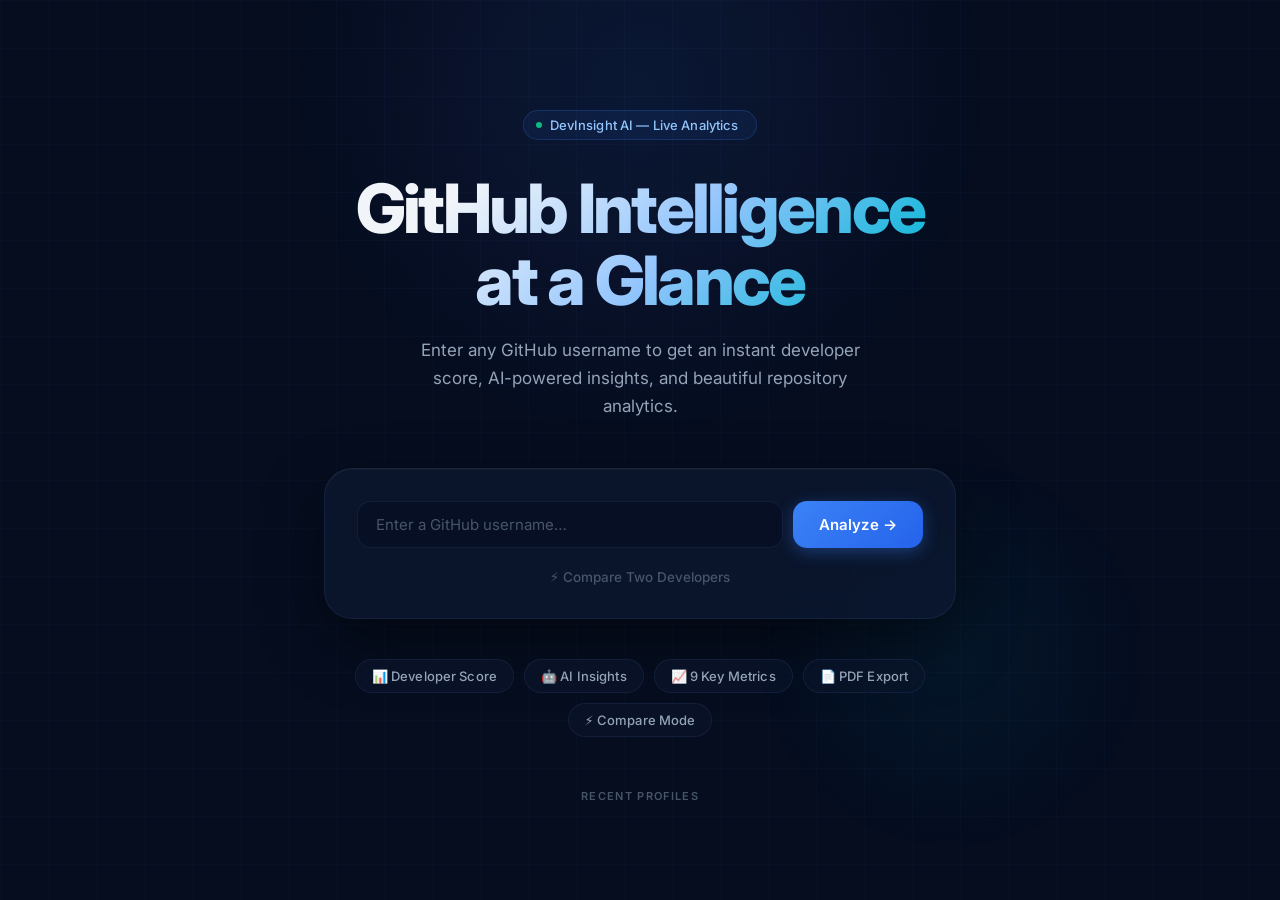
<file: templates/index.html>
<!doctype html>
<html lang="en">
  <head>
    <meta charset="UTF-8" />
    <meta name="viewport" content="width=device-width, initial-scale=1.0" />
    <title>DevInsight AI — GitHub Developer Analytics</title>
    <meta name="description" content="Analyze any GitHub developer's profile, score their contributions, and generate AI-powered insights instantly." />

    <!-- Inter Font -->
    <link rel="preconnect" href="https://fonts.googleapis.com" />
    <link rel="preconnect" href="https://fonts.gstatic.com" crossorigin />
    <link href="https://fonts.googleapis.com/css2?family=Inter:wght@300;400;500;600;700;800&display=swap" rel="stylesheet" />

    <link rel="stylesheet" href="/static/index.css" />
  </head>

  <body>
    <!-- Animated Background -->
    <div class="bg-grid"></div>
    <div class="bg-glow"></div>
    <div class="bg-glow-2"></div>

    <div class="landing">

      <!-- Logo Badge -->
      <div class="logo-badge">
        <span class="badge-dot"></span>
        DevInsight AI &mdash; Live Analytics
      </div>

      <!-- Hero -->
      <h1 class="logo">GitHub Intelligence<br>at a Glance</h1>
      <p class="tagline">Enter any GitHub username to get an instant developer score, AI-powered insights, and beautiful repository analytics.</p>

      <!-- Search Card -->
      <div class="search-card">
        <form action="/dashboard" method="get" class="search-form">
          <input
            type="text"
            name="username"
            id="username"
            placeholder="Enter a GitHub username…"
            autocomplete="off"
            spellcheck="false"
            required
          />
          <button type="submit">Analyze →</button>
        </form>

        <div class="compare-link">
          <a href="/compare">⚡ Compare Two Developers</a>
        </div>
      </div>

      <!-- Feature Highlights -->
      <div class="feature-pills">
        <span class="pill">📊 Developer Score</span>
        <span class="pill">🤖 AI Insights</span>
        <span class="pill">📈 9 Key Metrics</span>
        <span class="pill">📄 PDF Export</span>
        <span class="pill">⚡ Compare Mode</span>
      </div>

      <!-- Recent Profiles -->
      <div class="recent-box">
        <h3>Recent Profiles</h3>
        <div id="recentList" class="recent-list"></div>
      </div>

    </div>

    <script src="/static/script.js"></script>
  </body>
</html>
</file>
<file: static/index.css>
/* ============================================================
   DEVINSIGHT AI — LANDING PAGE STYLES
   Stack: Vanilla CSS · Inter · Dark Glass Design System
   ============================================================ */

/* === DESIGN TOKENS === */
:root {
  /* Surfaces */
  --bg-base:    #050d1f;
  --bg-surface: #0a1628;
  --bg-card:    rgba(13, 24, 48, 0.75);
  --bg-input:   rgba(8, 16, 36, 0.85);

  /* Borders */
  --border:       rgba(99, 130, 200, 0.12);
  --border-hover: rgba(99, 130, 246, 0.40);
  --border-focus: rgba(59, 130, 246, 0.60);

  /* Brand Accent */
  --blue:      #3b82f6;
  --blue-dark: #2563eb;
  --cyan:      #06b6d4;
  --indigo:    #6366f1;

  /* Gradients */
  --grad-primary: linear-gradient(135deg, #3b82f6, #06b6d4);
  --grad-hero:    linear-gradient(135deg, #3b82f6 0%, #6366f1 100%);

  /* Text */
  --text-primary:   #f1f5f9;
  --text-secondary: #94a3b8;
  --text-muted:     #475569;
  --text-accent:    #93c5fd;

  /* Radii */
  --r-sm: 8px;
  --r-md: 14px;
  --r-lg: 20px;
  --r-xl: 28px;
  --r-pill: 100px;
}

/* === RESET === */
*, *::before, *::after { box-sizing: border-box; margin: 0; padding: 0; }

/* === BASE === */
body {
  font-family: 'Inter', system-ui, -apple-system, sans-serif;
  background: var(--bg-base);
  color: var(--text-primary);
  min-height: 100vh;
  overflow-x: hidden;
  -webkit-font-smoothing: antialiased;
}

/* ============================================================
   ANIMATED BACKGROUND
   ============================================================ */

.bg-grid {
  position: fixed;
  inset: 0;
  background-image:
    linear-gradient(rgba(59, 130, 246, 0.035) 1px, transparent 1px),
    linear-gradient(90deg, rgba(59, 130, 246, 0.035) 1px, transparent 1px);
  background-size: 48px 48px;
  z-index: 0;
  pointer-events: none;
}

.bg-glow {
  position: fixed;
  width: 700px;
  height: 700px;
  border-radius: 50%;
  background: radial-gradient(
    circle,
    rgba(59, 130, 246, 0.10) 0%,
    rgba(99, 102, 241, 0.05) 40%,
    transparent 70%
  );
  top: -260px;
  left: 50%;
  transform: translateX(-50%);
  z-index: 0;
  pointer-events: none;
  animation: pulseGlow 7s ease-in-out infinite;
}

.bg-glow-2 {
  position: fixed;
  width: 400px;
  height: 400px;
  border-radius: 50%;
  background: radial-gradient(
    circle,
    rgba(6, 182, 212, 0.06) 0%,
    transparent 70%
  );
  bottom: 5%;
  right: 10%;
  z-index: 0;
  pointer-events: none;
  animation: pulseGlow 9s ease-in-out 2s infinite reverse;
}

@keyframes pulseGlow {
  0%, 100% { opacity: 0.6; transform: translateX(-50%) scale(1); }
  50%       { opacity: 1;   transform: translateX(-50%) scale(1.08); }
}

/* ============================================================
   LAYOUT
   ============================================================ */

.landing {
  position: relative;
  z-index: 1;
  max-width: 680px;
  margin: 0 auto;
  padding: 110px 24px 80px;
  text-align: center;
}

/* ============================================================
   LOGO BADGE
   ============================================================ */

.logo-badge {
  display: inline-flex;
  align-items: center;
  gap: 8px;
  background: rgba(59, 130, 246, 0.08);
  border: 1px solid rgba(59, 130, 246, 0.22);
  border-radius: var(--r-pill);
  padding: 6px 18px 6px 12px;
  font-size: 13px;
  font-weight: 500;
  color: var(--text-accent);
  letter-spacing: 0.01em;
  margin-bottom: 32px;
  animation: fadeInDown 0.6s ease both;
}

.logo-badge .badge-dot {
  width: 6px;
  height: 6px;
  border-radius: 50%;
  background: #10b981;
  animation: blink 2s ease infinite;
}

@keyframes blink {
  0%, 100% { opacity: 1; }
  50%       { opacity: 0.3; }
}

/* ============================================================
   HERO
   ============================================================ */

.logo {
  font-size: clamp(38px, 8vw, 68px);
  font-weight: 800;
  line-height: 1.06;
  letter-spacing: -0.04em;
  margin-bottom: 20px;
  background: linear-gradient(
    135deg,
    #f1f5f9 20%,
    #93c5fd 55%,
    #06b6d4 90%
  );
  -webkit-background-clip: text;
  background-clip: text;
  -webkit-text-fill-color: transparent;
  animation: fadeInUp 0.7s ease 0.10s both;
}

.tagline {
  font-size: 17px;
  line-height: 1.65;
  color: var(--text-secondary);
  font-weight: 400;
  margin-bottom: 48px;
  max-width: 460px;
  margin-left: auto;
  margin-right: auto;
  animation: fadeInUp 0.7s ease 0.20s both;
}

/* ============================================================
   SEARCH CARD (Glassmorphism)
   ============================================================ */

.search-card {
  background: var(--bg-card);
  backdrop-filter: blur(24px);
  -webkit-backdrop-filter: blur(24px);
  border: 1px solid var(--border);
  border-top-color: rgba(255, 255, 255, 0.07);
  border-radius: var(--r-xl);
  padding: 32px;
  box-shadow:
    0 24px 64px rgba(0, 0, 0, 0.45),
    0 1px 0  rgba(255, 255, 255, 0.04) inset;
  animation: fadeInUp 0.7s ease 0.30s both;
}

.search-form {
  display: flex;
  gap: 10px;
}

.search-form input {
  flex: 1;
  padding: 13px 18px;
  border-radius: var(--r-md);
  border: 1.5px solid var(--border);
  background: var(--bg-input);
  color: var(--text-primary);
  font-family: 'Inter', sans-serif;
  font-size: 15px;
  font-weight: 400;
  outline: none;
  transition: border-color 0.2s ease, box-shadow 0.2s ease;
  -webkit-appearance: none;
}

.search-form input::placeholder { color: var(--text-muted); }

.search-form input:focus {
  border-color: var(--border-focus);
  box-shadow: 0 0 0 3px rgba(59, 130, 246, 0.12);
}

.search-form button {
  padding: 13px 26px;
  border-radius: var(--r-md);
  border: none;
  background: linear-gradient(135deg, var(--blue), var(--blue-dark));
  color: white;
  font-family: 'Inter', sans-serif;
  font-size: 15px;
  font-weight: 600;
  cursor: pointer;
  white-space: nowrap;
  letter-spacing: 0.01em;
  box-shadow: 0 4px 16px rgba(59, 130, 246, 0.35);
  transition: transform 0.18s ease, box-shadow 0.18s ease;
  -webkit-appearance: none;
}

.search-form button:hover {
  transform: translateY(-2px);
  box-shadow: 0 8px 28px rgba(59, 130, 246, 0.48);
}

.search-form button:active {
  transform: translateY(0);
  box-shadow: 0 2px 8px rgba(59, 130, 246, 0.25);
}

/* ============================================================
   COMPARE LINK
   ============================================================ */

.compare-link {
  margin-top: 18px;
}

.compare-link a {
  display: inline-flex;
  align-items: center;
  gap: 6px;
  color: var(--text-muted);
  text-decoration: none;
  font-size: 13.5px;
  font-weight: 500;
  transition: color 0.2s;
}

.compare-link a:hover { color: var(--text-accent); }

/* ============================================================
   FEATURE PILLS
   ============================================================ */

.feature-pills {
  display: flex;
  flex-wrap: wrap;
  gap: 10px;
  justify-content: center;
  margin-top: 40px;
  animation: fadeInUp 0.7s ease 0.45s both;
}

.pill {
  background: rgba(10, 20, 42, 0.70);
  border: 1px solid var(--border);
  border-radius: var(--r-pill);
  padding: 8px 16px;
  font-size: 13px;
  font-weight: 500;
  color: var(--text-secondary);
  display: inline-flex;
  align-items: center;
  gap: 6px;
  letter-spacing: 0.01em;
  transition: border-color 0.2s, color 0.2s;
}

.pill:hover {
  border-color: var(--border-hover);
  color: var(--text-accent);
}

/* ============================================================
   RECENT PROFILES
   ============================================================ */

.recent-box {
  margin-top: 52px;
  animation: fadeInUp 0.7s ease 0.55s both;
}

.recent-box h3 {
  font-size: 11px;
  font-weight: 600;
  color: var(--text-muted);
  text-transform: uppercase;
  letter-spacing: 0.12em;
  margin-bottom: 14px;
}

.recent-list {
  display: flex;
  flex-wrap: wrap;
  gap: 8px;
  justify-content: center;
}

.recent-item {
  background: rgba(10, 20, 42, 0.70);
  border: 1px solid var(--border);
  padding: 8px 18px;
  border-radius: var(--r-pill);
  font-size: 13px;
  font-weight: 500;
  color: var(--text-secondary);
  cursor: pointer;
  transition: all 0.2s ease;
  -webkit-user-select: none;
  user-select: none;
}

.recent-item:hover {
  border-color: var(--border-hover);
  color: #bfdbfe;
  background: rgba(59, 130, 246, 0.08);
  transform: translateY(-2px);
  box-shadow: 0 4px 16px rgba(59, 130, 246, 0.12);
}

/* ============================================================
   ANIMATIONS
   ============================================================ */

@keyframes fadeInUp {
  from { opacity: 0; transform: translateY(22px); }
  to   { opacity: 1; transform: translateY(0); }
}

@keyframes fadeInDown {
  from { opacity: 0; transform: translateY(-14px); }
  to   { opacity: 1; transform: translateY(0); }
}

/* ============================================================
   RESPONSIVE
   ============================================================ */

@media (max-width: 560px) {
  .landing { padding: 90px 16px 60px; }
  .search-card { padding: 22px 18px; }
  .search-form { flex-direction: column; }
  .search-form button { width: 100%; }
  .logo { letter-spacing: -0.03em; }
}
</file>
